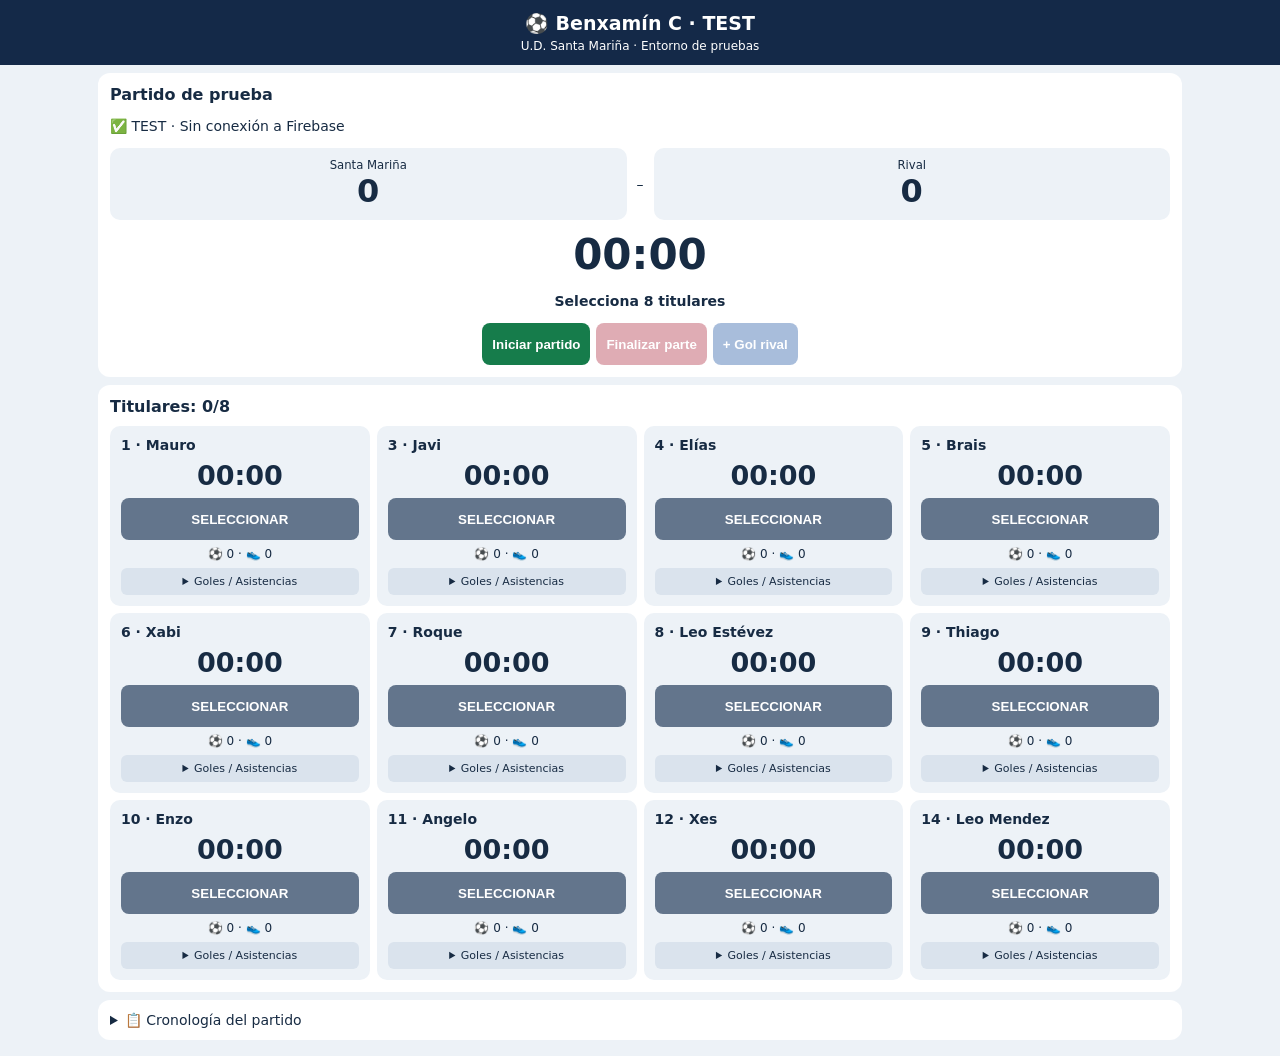
<file: test/index.html>
<!DOCTYPE html>
<html lang="es">
<head>
  <meta charset="UTF-8">
  <meta name="viewport"
        content="width=device-width, initial-scale=1">
  <meta name="theme-color" content="#142948">
  <title>Benxamín C · TEST</title>
  <link rel="stylesheet" href="./css/style.css">
</head>
<body>
  <header>
    <h1>⚽ Benxamín C · TEST</h1>
    <p>U.D. Santa Mariña · Entorno de pruebas</p>
  </header>

  <main>
    <section class="panel">
      <h2>Partido de prueba</h2>
      <p id="estado">Inicializando...</p>

      <div class="marcador">
        <div>
          <small>Santa Mariña</small>
          <strong id="golesLocal">0</strong>
        </div>
        <span>–</span>
        <div>
          <small>Rival</small>
          <strong id="golesVisitante">0</strong>
        </div>
      </div>

      <div id="reloj">00:00</div>

      <p id="fase">Selecciona 8 titulares</p>

      <div class="acciones">
        <button id="iniciar" class="verde">
          Iniciar partido
        </button>
        <button id="finalizar" class="rojo" disabled>
          Finalizar parte
        </button>
        <button id="golRival" disabled>
          + Gol rival
        </button>
      </div>
    </section>

    <section class="panel">
      <h2 id="tituloJugadores">Titulares: 0/8</h2>
      <div id="jugadores"></div>
    </section>

    <details class="panel">
      <summary>📋 Cronología del partido</summary>
      <div id="cronologia"></div>
    </details>
  </main>

  <script type="module" src="./js/main.js"></script>
</body>
</html>
</file>
<file: test/css/style.css>
* {
  box-sizing: border-box;
}

body {
  margin: 0;
  background: #edf2f7;
  color: #172b43;
  font: 14px system-ui, sans-serif;
}

header {
  background: #142948;
  color: white;
  padding: 12px;
  text-align: center;
}

header h1 {
  margin: 0;
  font-size: 19px;
}

header p {
  margin: 4px 0 0;
  font-size: 12px;
}

main {
  max-width: 1100px;
  margin: auto;
  padding: 8px;
}

.panel {
  background: white;
  padding: 12px;
  border-radius: 12px;
  margin-bottom: 8px;
}

h2 {
  margin: 0 0 10px;
  font-size: 16px;
}

button {
  border: 0;
  border-radius: 8px;
  background: #285da8;
  color: white;
  padding: 10px;
  min-height: 42px;
  font-weight: 700;
  cursor: pointer;
  touch-action: manipulation;
}

button:disabled {
  opacity: .4;
}

.verde {
  background: #167c4b;
}

.rojo {
  background: #b13146;
}

.gris {
  background: #63758c;
}

.marcador {
  display: grid;
  grid-template-columns: 1fr auto 1fr;
  align-items: center;
  gap: 10px;
  text-align: center;
}

.marcador div {
  background: #edf2f7;
  padding: 10px;
  border-radius: 10px;
}

.marcador small {
  display: block;
}

.marcador strong {
  display: block;
  font-size: 32px;
}

#reloj {
  text-align: center;
  font-size: 42px;
  font-weight: 900;
  margin-top: 10px;
  font-variant-numeric: tabular-nums;
}

#fase {
  text-align: center;
  font-weight: 700;
}

.acciones {
  display: flex;
  flex-wrap: wrap;
  gap: 6px;
  justify-content: center;
}

#jugadores {
  display: grid;
  grid-template-columns: repeat(2, minmax(0, 1fr));
  gap: 7px;
}

.jugador {
  background: #edf2f7;
  border: 2px solid transparent;
  border-radius: 10px;
  padding: 9px;
  min-width: 0;
  display: flex;
  flex-direction: column;
  gap: 7px;
}

.jugador strong {
  overflow: hidden;
  text-overflow: ellipsis;
  white-space: nowrap;
}

.jugador.en-campo {
  background: #dff7e8;
  border-color: #167c4b;
}

.jugador.seleccionado {
  background: #dfebff;
  border-color: #285da8;
}

.tiempo {
  font-size: 27px;
  font-weight: 900;
  text-align: center;
  font-variant-numeric: tabular-nums;
}

.estadisticas {
  text-align: center;
  font-size: 12px;
}

.jugador details summary {
  text-align: center;
  cursor: pointer;
  background: #dae3ed;
  border-radius: 6px;
  padding: 7px 2px;
  font-size: 11px;
}

.botones-estadisticas {
  display: grid;
  grid-template-columns: 1fr 1fr;
  gap: 5px;
  margin-top: 5px;
}

.botones-estadisticas button {
  font-size: 11px;
  padding: 6px;
}

.evento {
  display: grid;
  grid-template-columns: 55px 1fr;
  gap: 9px;
  padding: 9px 0;
  border-bottom: 1px solid #e0e7ee;
}

.evento strong {
  font-variant-numeric: tabular-nums;
  color: #285da8;
}

@media (min-width: 650px) {
  #jugadores {
    grid-template-columns: repeat(4, minmax(0, 1fr));
  }
}
</file>
